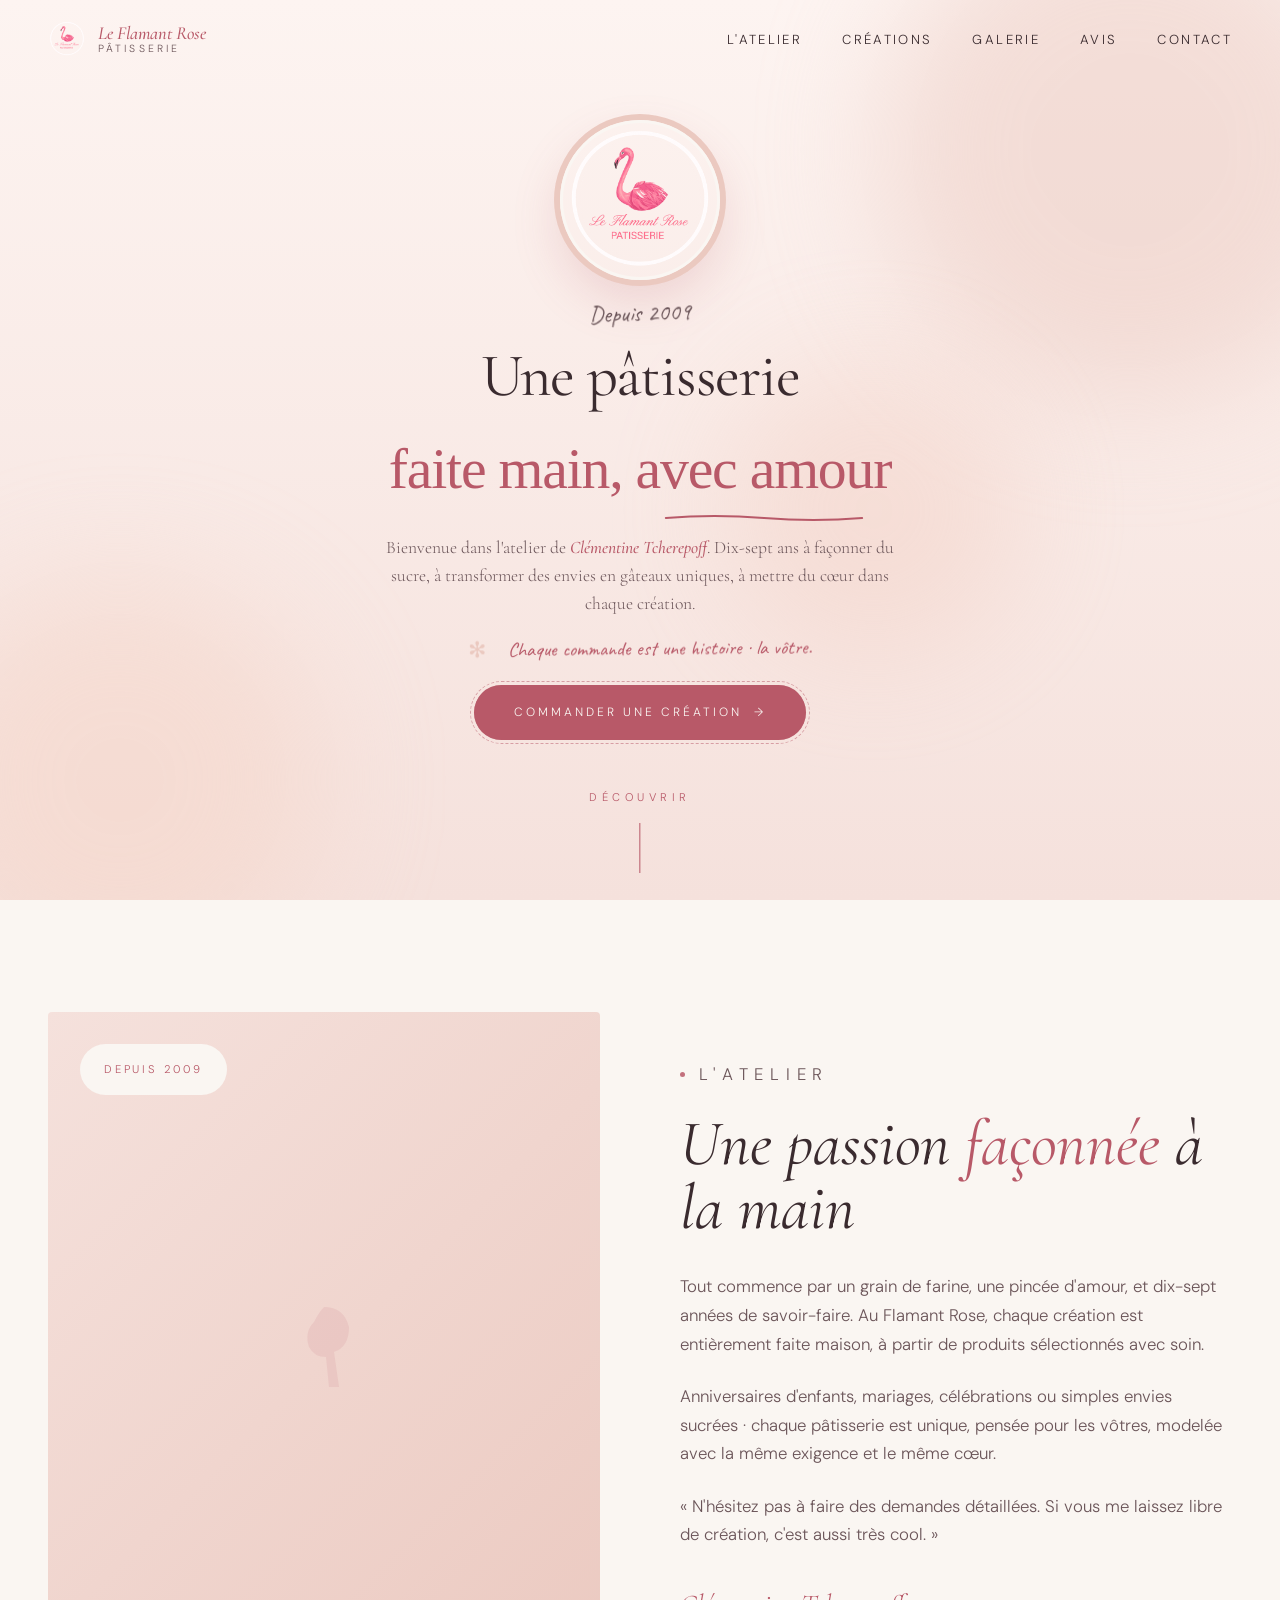
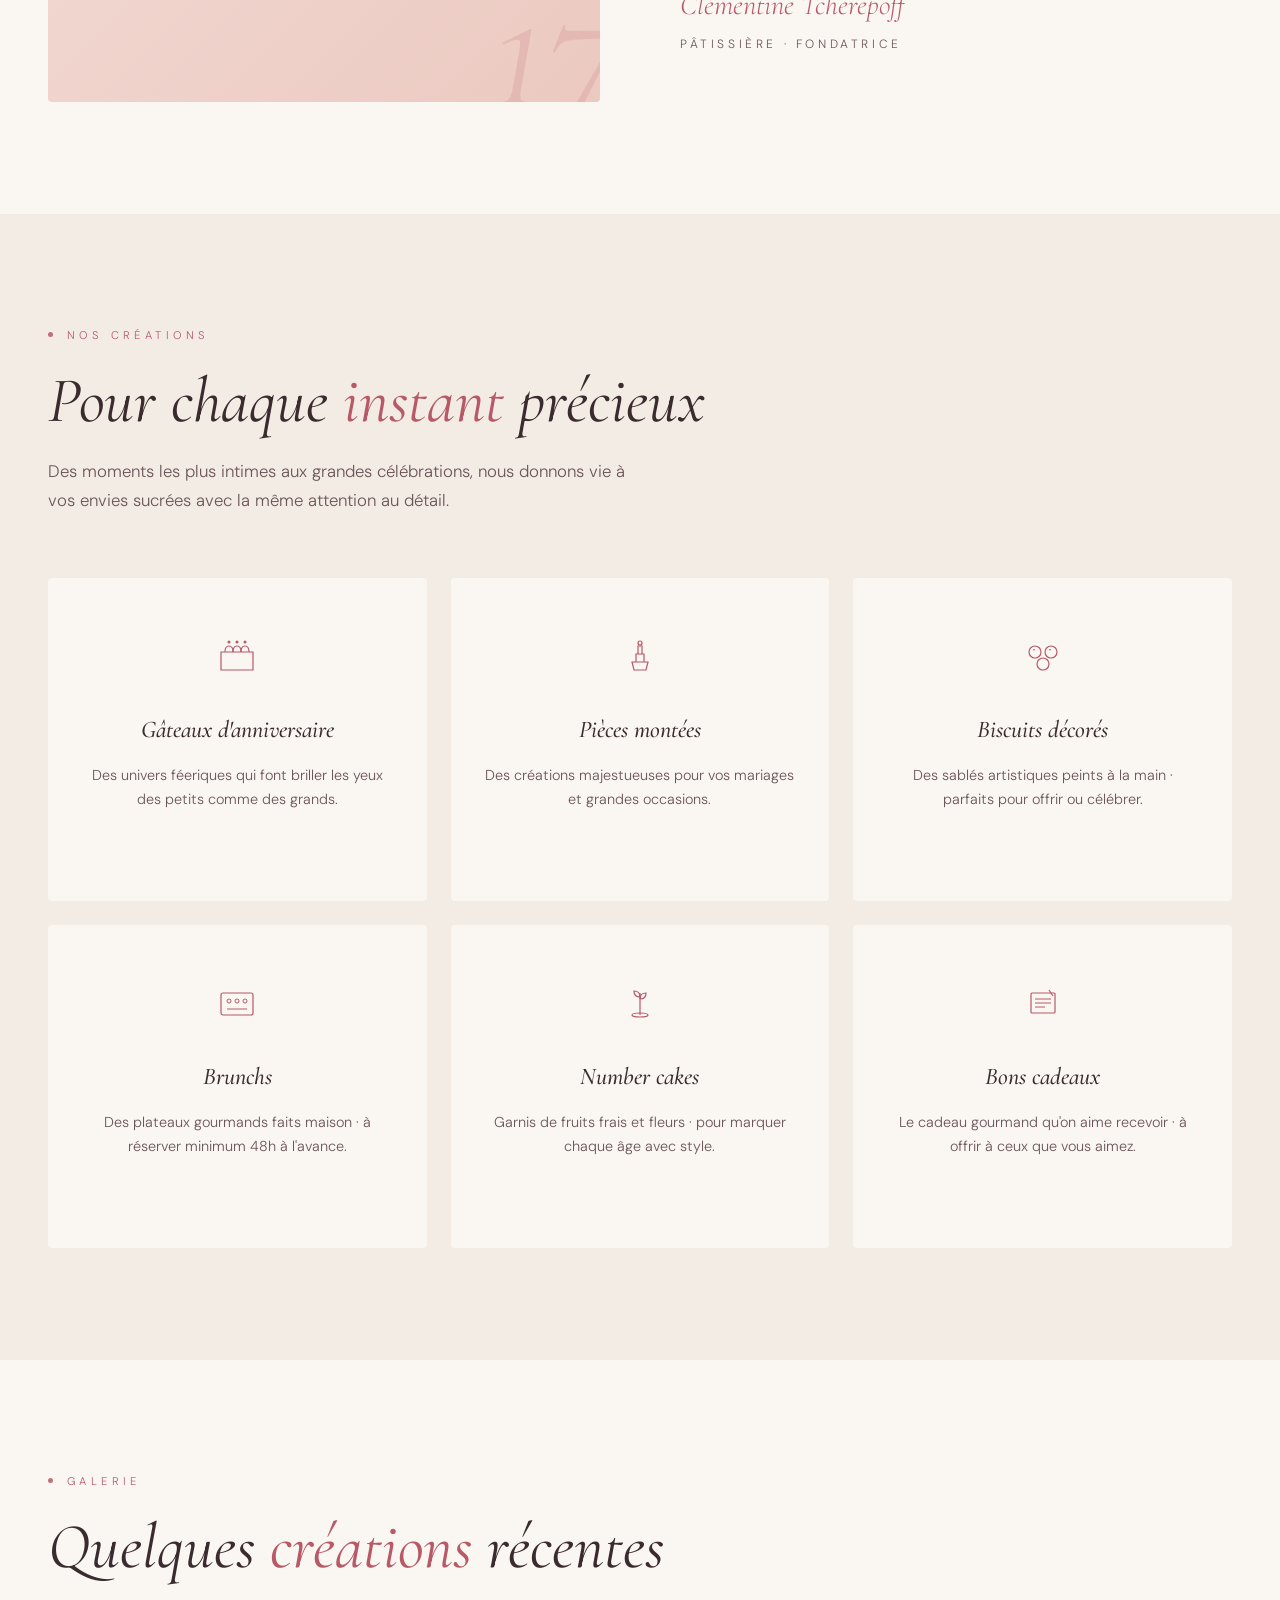
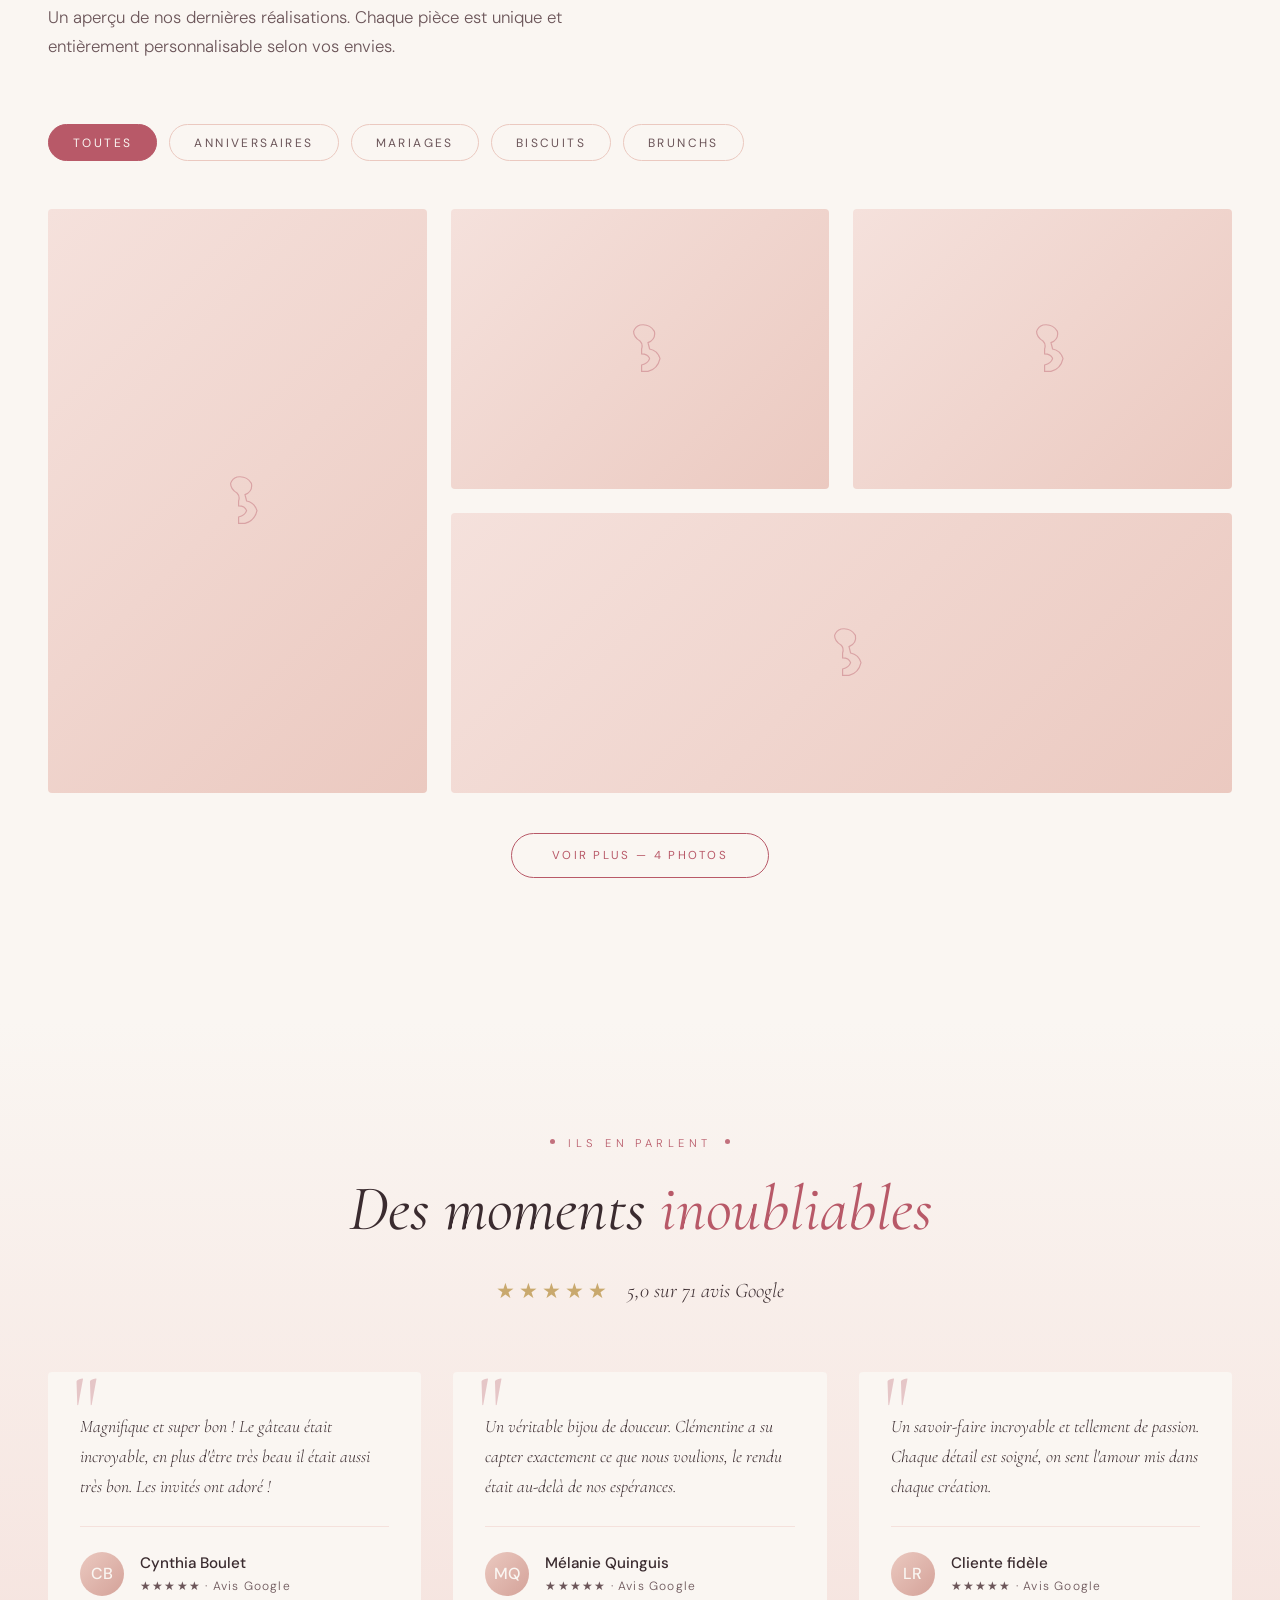
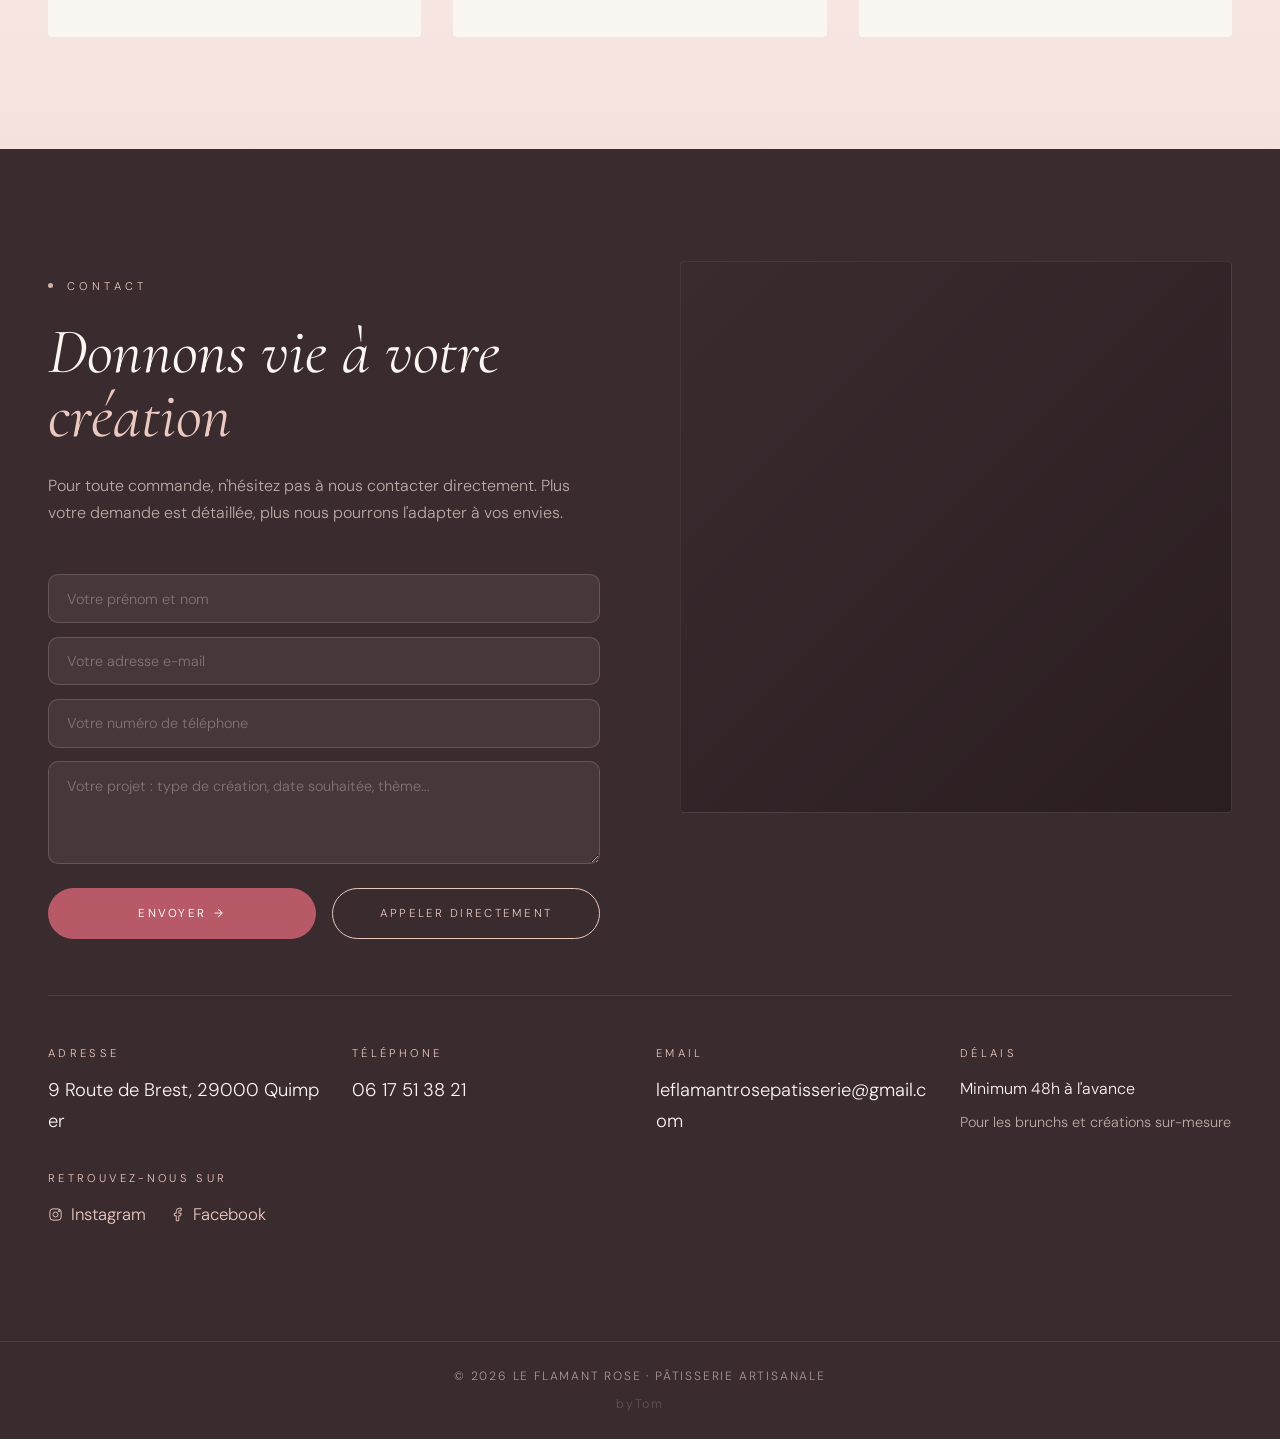
<file: index.html>
<!DOCTYPE html>
<html lang="fr">
<head>
  <meta charset="UTF-8">
  <meta name="viewport" content="width=device-width, initial-scale=1.0">
  <meta name="description" content="Le Flamant Rose · Pâtisserie artisanale à Quimper. Gâteaux personnalisés, pièces montées, biscuits et brunchs faits maison par Clémentine Tcherepoff, depuis 2009.">
  <title>Le Flamant Rose · Pâtisserie artisanale à Quimper</title>

  <meta property="og:type" content="website">
  <meta property="og:url" content="https://leflamantrose.netlify.app/">
  <meta property="og:title" content="Le Flamant Rose · Pâtisserie artisanale à Quimper">
  <meta property="og:description" content="Gâteaux personnalisés, pièces montées, biscuits et brunchs faits maison à Quimper. Commandez votre création sur mesure auprès de Clémentine Tcherepoff.">
  <meta property="og:image" content="https://leflamantrose.netlify.app/logo.png">
  <meta property="og:locale" content="fr_FR">
  <meta property="og:site_name" content="Le Flamant Rose">
  <meta name="twitter:card" content="summary">
  <meta name="twitter:title" content="Le Flamant Rose · Pâtisserie artisanale à Quimper">
  <meta name="twitter:description" content="Gâteaux personnalisés, pièces montées, biscuits et brunchs faits maison à Quimper.">
  <meta name="twitter:image" content="https://leflamantrose.netlify.app/logo.png">

  <script type="application/ld+json">
  {
    "@context": "https://schema.org",
    "@type": "Bakery",
    "name": "Le Flamant Rose",
    "description": "Pâtisserie artisanale à Quimper. Gâteaux personnalisés, pièces montées, biscuits et brunchs faits maison par Clémentine Tcherepoff, depuis 2009.",
    "url": "https://leflamantrose.netlify.app",
    "telephone": "+33617513821",
    "email": "leflamantrosepatisserie@gmail.com",
    "address": {
      "@type": "PostalAddress",
      "streetAddress": "9 Route de Brest",
      "addressLocality": "Quimper",
      "postalCode": "29000",
      "addressCountry": "FR"
    },
    "geo": {
      "@type": "GeoCoordinates",
      "latitude": 47.9998,
      "longitude": -4.1246
    },
    "image": "https://leflamantrose.netlify.app/logo.png",
    "priceRange": "€€",
    "servesCuisine": "Pâtisserie française",
    "foundingDate": "2009",
    "sameAs": [
      "https://instagram.com/leflamantrosepatisserie",
      "https://www.facebook.com/leflamantrosepatisserie/?locale=fr_FR"
    ]
  }
  </script>

  <link rel="icon" type="image/x-icon" href="/favicon.ico">
  <link rel="icon" type="image/png" sizes="32x32" href="/favicon-32x32.png">
  <link rel="icon" type="image/png" sizes="16x16" href="/favicon-16x16.png">
  <link rel="apple-touch-icon" sizes="180x180" href="/apple-touch-icon.png">
  <link rel="manifest" href="/site.webmanifest">
  <meta name="theme-color" content="#b85968">

  <link rel="preconnect" href="https://fonts.googleapis.com">
  <link rel="preconnect" href="https://fonts.gstatic.com" crossorigin>
  <link href="https://fonts.googleapis.com/css2?family=Cormorant+Garamond:ital,wght@0,400;0,500;0,600;1,400;1,500&family=Italiana&family=DM+Sans:wght@300;400;500&family=Caveat:wght@400;500;600&family=Homemade+Apple&display=swap" rel="stylesheet">

  <script src="https://identity.netlify.com/v1/netlify-identity-widget.js"></script>
  <link rel="stylesheet" href="style.css">
</head>
<body>

<header id="header">
  <div class="logo-wrap">
    <img src="logo.png" alt="Le Flamant Rose" class="logo-mark">
    <div class="logo-text">
      <span class="name">Le Flamant Rose</span>
      <span class="sub">Pâtisserie</span>
    </div>
  </div>

  <div class="burger" id="burger" aria-label="Menu" role="button" tabindex="0">
    <span></span>
    <span></span>
    <span></span>
  </div>

  <nav id="nav">
    <ul>
      <li><a href="#about">L'Atelier</a></li>
      <li><a href="#specialties">Créations</a></li>
      <li><a href="#gallery">Galerie</a></li>
      <li><a href="#reviews">Avis</a></li>
      <li><a href="#contact">Contact</a></li>
    </ul>
  </nav>
</header>

<section class="hero">
  <div class="hero-bg">
    <div class="hero-shape shape-1"></div>
    <div class="hero-shape shape-2"></div>
    <div class="hero-shape shape-3"></div>
  </div>

  <div class="hero-content">
    <div class="hero-photo-wrap">
      <img src="logo.png" alt="Le Flamant Rose" class="hero-photo">
    </div>

    <div class="hero-date">Depuis 2009</div>

    <h1>
      <span class="first">Une pâtisserie</span>
      <span class="script">faite main, <span class="underline">avec amour</span></span>
    </h1>

    <p class="hero-desc">
      Bienvenue dans l'atelier de <em>Clémentine Tcherepoff</em>. Dix-sept ans à façonner du sucre, à transformer des envies en gâteaux uniques, à mettre du cœur dans chaque création.
    </p>

    <p class="hero-note">Chaque commande est une histoire · la vôtre.</p>

    <a href="#contact" class="hero-cta">
      <span>Commander une création</span>
      <span class="arrow">→</span>
    </a>
  </div>

  <div class="hero-scroll">Découvrir</div>
</section>

<section class="about" id="about">
  <div class="container">
    <div class="about-grid">

      <div class="about-visual reveal reveal-left" id="about-visual">
        <div class="about-badge">Depuis 2009</div>
      </div>

      <div class="about-content reveal reveal-right">
        <p class="section-tag">L'Atelier</p>
        <h2 class="section-title">Une passion <span class="accent">façonnée</span> à la main</h2>

        <p>Tout commence par un grain de farine, une pincée d'amour, et dix-sept années de savoir-faire. Au Flamant Rose, chaque création est entièrement faite maison, à partir de produits sélectionnés avec soin.</p>

        <p>Anniversaires d'enfants, mariages, célébrations ou simples envies sucrées · chaque pâtisserie est unique, pensée pour les vôtres, modelée avec la même exigence et le même cœur.</p>

        <p>« N'hésitez pas à faire des demandes détaillées. Si vous me laissez libre de création, c'est aussi très cool. »</p>

        <div class="signature">Clémentine Tcherepoff</div>
        <div class="role">Pâtissière · Fondatrice</div>
      </div>

    </div>
  </div>
</section>

<section class="specialties" id="specialties">
  <div class="container">
    <p class="section-tag">Nos créations</p>
    <h2 class="section-title">Pour chaque <span class="accent">instant</span> précieux</h2>
    <p class="section-intro">Des moments les plus intimes aux grandes célébrations, nous donnons vie à vos envies sucrées avec la même attention au détail.</p>

    <div class="specialties-grid">

      <div class="specialty reveal" data-gallery-filter="anniversaire">
        <div class="specialty-icon">
          <svg width="48" height="48" viewBox="0 0 48 48" fill="none" aria-hidden="true">
            <path d="M8 20 L8 38 L40 38 L40 20 Z" stroke="currentColor" stroke-width="1.2"/>
            <path d="M12 20 Q12 14 16 14 Q20 14 20 20" stroke="currentColor" stroke-width="1.2" fill="none"/>
            <path d="M20 20 Q20 14 24 14 Q28 14 28 20" stroke="currentColor" stroke-width="1.2" fill="none"/>
            <path d="M28 20 Q28 14 32 14 Q36 14 36 20" stroke="currentColor" stroke-width="1.2" fill="none"/>
            <circle cx="16" cy="10" r="1.5" fill="currentColor"/>
            <circle cx="24" cy="10" r="1.5" fill="currentColor"/>
            <circle cx="32" cy="10" r="1.5" fill="currentColor"/>
          </svg>
        </div>
        <h3>Gâteaux d'anniversaire</h3>
        <p>Des univers féeriques qui font briller les yeux des petits comme des grands.</p>
        <span class="specialty-cta">Voir les créations →</span>
      </div>

      <div class="specialty reveal" data-gallery-filter="mariage">
        <div class="specialty-icon">
          <svg width="48" height="48" viewBox="0 0 48 48" fill="none" aria-hidden="true">
            <path d="M18 38 L30 38 L32 30 L16 30 Z" stroke="currentColor" stroke-width="1.2"/>
            <path d="M20 30 L20 22 L28 22 L28 30" stroke="currentColor" stroke-width="1.2"/>
            <path d="M22 22 L22 14 L26 14 L26 22" stroke="currentColor" stroke-width="1.2"/>
            <circle cx="24" cy="11" r="2" stroke="currentColor" stroke-width="1.2"/>
          </svg>
        </div>
        <h3>Pièces montées</h3>
        <p>Des créations majestueuses pour vos mariages et grandes occasions.</p>
        <span class="specialty-cta">Voir les créations →</span>
      </div>

      <div class="specialty reveal" data-gallery-filter="biscuit">
        <div class="specialty-icon">
          <svg width="48" height="48" viewBox="0 0 48 48" fill="none" aria-hidden="true">
            <circle cx="16" cy="20" r="6" stroke="currentColor" stroke-width="1.2"/>
            <circle cx="32" cy="20" r="6" stroke="currentColor" stroke-width="1.2"/>
            <circle cx="24" cy="32" r="6" stroke="currentColor" stroke-width="1.2"/>
            <path d="M14 18 Q15 17 16 18" stroke="currentColor" stroke-width="1" fill="none"/>
            <path d="M30 18 Q31 17 32 18" stroke="currentColor" stroke-width="1" fill="none"/>
          </svg>
        </div>
        <h3>Biscuits décorés</h3>
        <p>Des sablés artistiques peints à la main · parfaits pour offrir ou célébrer.</p>
        <span class="specialty-cta">Voir les créations →</span>
      </div>

      <div class="specialty reveal" data-gallery-filter="brunch">
        <div class="specialty-icon">
          <svg width="48" height="48" viewBox="0 0 48 48" fill="none" aria-hidden="true">
            <rect x="8" y="14" width="32" height="22" rx="2" stroke="currentColor" stroke-width="1.2"/>
            <circle cx="16" cy="22" r="2" stroke="currentColor" stroke-width="1"/>
            <circle cx="24" cy="22" r="2" stroke="currentColor" stroke-width="1"/>
            <circle cx="32" cy="22" r="2" stroke="currentColor" stroke-width="1"/>
            <path d="M14 30 L34 30" stroke="currentColor" stroke-width="1"/>
          </svg>
        </div>
        <h3>Brunchs</h3>
        <p>Des plateaux gourmands faits maison · à réserver minimum 48h à l'avance.</p>
        <span class="specialty-cta">Voir les créations →</span>
      </div>

      <div class="specialty reveal" data-gallery-filter="anniversaire">
        <div class="specialty-icon">
          <svg width="48" height="48" viewBox="0 0 48 48" fill="none" aria-hidden="true">
            <path d="M24 36 L24 14" stroke="currentColor" stroke-width="1.2"/>
            <path d="M24 18 Q18 18 18 12 Q24 12 24 18" stroke="currentColor" stroke-width="1.2" fill="none"/>
            <path d="M24 20 Q30 20 30 14 Q24 14 24 20" stroke="currentColor" stroke-width="1.2" fill="none"/>
            <ellipse cx="24" cy="36" rx="8" ry="2" stroke="currentColor" stroke-width="1.2"/>
          </svg>
        </div>
        <h3>Number cakes</h3>
        <p>Garnis de fruits frais et fleurs · pour marquer chaque âge avec style.</p>
        <span class="specialty-cta">Voir les créations →</span>
      </div>

      <div class="specialty reveal" data-gallery-filter="contact">
        <div class="specialty-icon">
          <svg width="48" height="48" viewBox="0 0 48 48" fill="none" aria-hidden="true">
            <rect x="12" y="14" width="24" height="20" rx="1" stroke="currentColor" stroke-width="1.2"/>
            <path d="M16 20 L32 20" stroke="currentColor" stroke-width="1"/>
            <path d="M16 24 L32 24" stroke="currentColor" stroke-width="1"/>
            <path d="M16 28 L26 28" stroke="currentColor" stroke-width="1"/>
            <path d="M30 11 L34 17" stroke="currentColor" stroke-width="1.2"/>
          </svg>
        </div>
        <h3>Bons cadeaux</h3>
        <p>Le cadeau gourmand qu'on aime recevoir · à offrir à ceux que vous aimez.</p>
        <span class="specialty-cta">Commander →</span>
      </div>

    </div>
  </div>
</section>

<section class="gallery" id="gallery">
  <div class="container">
    <p class="section-tag">Galerie</p>
    <h2 class="section-title">Quelques <span class="accent">créations</span> récentes</h2>
    <p class="section-intro">Un aperçu de nos dernières réalisations. Chaque pièce est unique et entièrement personnalisable selon vos envies.</p>

    <div class="gallery-filters">
      <button class="filter-btn active" data-filter="all">Toutes</button>
      <button class="filter-btn" data-filter="anniversaire">Anniversaires</button>
      <button class="filter-btn" data-filter="mariage">Mariages</button>
      <button class="filter-btn" data-filter="biscuit">Biscuits</button>
      <button class="filter-btn" data-filter="brunch">Brunchs</button>
    </div>

    <div class="gallery-grid"></div>
  </div>
</section>

<section class="reviews" id="reviews">
  <div class="container">

    <div class="reviews-header">
      <p class="section-tag">Ils en parlent</p>
      <h2 class="section-title">Des moments <span class="accent">inoubliables</span></h2>
      <div class="reviews-rating">
        <span class="stars" aria-label="5 étoiles">★★★★★</span>
        <span class="rating-text">5,0 sur 71 avis Google</span>
      </div>
    </div>

    <div class="reviews-grid">

      <div class="review reveal">
        <p class="review-text">Magnifique et super bon ! Le gâteau était incroyable, en plus d'être très beau il était aussi très bon. Les invités ont adoré !</p>
        <div class="review-author">
          <div class="author-avatar">CB</div>
          <div class="author-info">
            <div class="name">Cynthia Boulet</div>
            <div class="meta">★★★★★ · Avis Google</div>
          </div>
        </div>
      </div>

      <div class="review reveal">
        <p class="review-text">Un véritable bijou de douceur. Clémentine a su capter exactement ce que nous voulions, le rendu était au-delà de nos espérances.</p>
        <div class="review-author">
          <div class="author-avatar">MQ</div>
          <div class="author-info">
            <div class="name">Mélanie Quinguis</div>
            <div class="meta">★★★★★ · Avis Google</div>
          </div>
        </div>
      </div>

      <div class="review reveal">
        <p class="review-text">Un savoir-faire incroyable et tellement de passion. Chaque détail est soigné, on sent l'amour mis dans chaque création.</p>
        <div class="review-author">
          <div class="author-avatar">LR</div>
          <div class="author-info">
            <div class="name">Cliente fidèle</div>
            <div class="meta">★★★★★ · Avis Google</div>
          </div>
        </div>
      </div>

    </div>
  </div>
</section>

<section class="contact" id="contact">
  <div class="container">
    <div class="contact-grid">

      <div class="contact-info reveal reveal-left">
        <p class="section-tag">Contact</p>
        <h2 class="section-title">Donnons vie à votre <span class="accent">création</span></h2>
        <p class="contact-intro">Pour toute commande, n'hésitez pas à nous contacter directement. Plus votre demande est détaillée, plus nous pourrons l'adapter à vos envies.</p>

        <form name="contact" method="POST" data-netlify="true" netlify-honeypot="bot-field" class="contact-form">
          <input type="hidden" name="form-name" value="contact">
          <input type="hidden" name="bot-field">
          <div class="form-group">
            <input type="text" name="nom" placeholder="Votre prénom et nom" required>
          </div>
          <div class="form-group">
            <input type="email" name="email" placeholder="Votre adresse e-mail" required>
          </div>
          <div class="form-group">
            <input type="tel" name="telephone" placeholder="Votre numéro de téléphone">
          </div>
          <div class="form-group">
            <textarea name="message" placeholder="Votre projet : type de création, date souhaitée, thème..." rows="4" required></textarea>
          </div>
          <div class="form-actions">
            <button type="submit" class="form-submit">Envoyer <span>→</span></button>
            <a id="ci-call-btn" href="tel:+33617513821" class="form-link-btn">Appeler directement</a>
          </div>
        </form>
      </div>

      <div class="contact-map reveal reveal-right">
        <iframe
          id="map"
          src="https://maps.google.com/maps?q=9+Route+de+Brest,+29000+Quimper,+France&z=16&output=embed"
          allowfullscreen
          loading="lazy"
          referrerpolicy="no-referrer-when-downgrade"
          title="Le Flamant Rose · 9 Route de Brest, Quimper">
        </iframe>
      </div>

    </div>

    <div class="contact-blocks-grid">

      <div class="contact-block">
        <div class="contact-label">Adresse</div>
        <a id="ci-address" href="https://maps.google.com/?q=9+Rte+de+Brest,+29000+Quimper" class="contact-value" target="_blank" rel="noopener">9 Route de Brest, 29000 Quimper</a>
      </div>

      <div class="contact-block">
        <div class="contact-label">Téléphone</div>
        <a id="ci-phone" href="tel:+33617513821" class="contact-value">06 17 51 38 21</a>
      </div>

      <div class="contact-block">
        <div class="contact-label">Email</div>
        <a id="ci-email" href="mailto:leflamantrosepatisserie@gmail.com" class="contact-value">leflamantrosepatisserie@gmail.com</a>
      </div>

      <div class="contact-block">
        <div class="contact-label">Délais</div>
        <div class="contact-value contact-value-small">Minimum 48h à l'avance</div>
        <p class="contact-meta">Pour les brunchs et créations sur-mesure</p>
      </div>

      <div class="contact-block contact-block-full">
        <div class="contact-label">Retrouvez-nous sur</div>
        <div class="contact-social-links">
          <a href="https://instagram.com/leflamantrosepatisserie" target="_blank" rel="noopener" class="contact-social-link">
            <svg width="15" height="15" viewBox="0 0 24 24" fill="none" stroke="currentColor" stroke-width="1.5" aria-hidden="true"><rect x="3" y="3" width="18" height="18" rx="5"/><circle cx="12" cy="12" r="4"/><circle cx="17.5" cy="6.5" r="1" fill="currentColor"/></svg>
            Instagram
          </a>
          <a href="https://www.facebook.com/leflamantrosepatisserie/?locale=fr_FR" target="_blank" rel="noopener" class="contact-social-link">
            <svg width="15" height="15" viewBox="0 0 24 24" fill="none" stroke="currentColor" stroke-width="1.5" aria-hidden="true"><path d="M18 2h-3a5 5 0 0 0-5 5v3H7v4h3v8h4v-8h3l1-4h-4V7a1 1 0 0 1 1-1h3z"/></svg>
            Facebook
          </a>
        </div>
      </div>

    </div>
  </div>
</section>

<footer>
  <div class="footer-content">
    <span class="footer-credit">© 2026 Le Flamant Rose · Pâtisserie artisanale</span>
  </div>
  <div class="footer-by">
    <a href="https://by-tom.fr/" target="_blank" rel="noopener">byTom</a>
  </div>
</footer>

<button class="back-to-top" id="backToTop" aria-label="Retour en haut">
  <svg width="16" height="16" viewBox="0 0 16 16" fill="none" aria-hidden="true">
    <path d="M8 12V4M4 7.5L8 3.5L12 7.5" stroke="currentColor" stroke-width="1.5" stroke-linecap="round" stroke-linejoin="round"/>
  </svg>
</button>

<script src="script.js"></script>

</body>
</html>
</file>
<file: style.css>
*,
*::before,
*::after {
  box-sizing: border-box;
  margin: 0;
  padding: 0;
}

html {
  scroll-behavior: smooth;
  overflow-x: hidden;
}

body {
  font-family: 'DM Sans', sans-serif;
  color: var(--ink);
  background: var(--cream);
  line-height: 1.7;
  font-weight: 300;
  overflow-x: hidden;
}

img {
  max-width: 100%;
  display: block;
}

a {
  color: inherit;
  text-decoration: none;
}

button {
  font-family: inherit;
  cursor: pointer;
  border: none;
  background: none;
}

:root {
  --rose-pale: #f5e1dc;
  --rose-poudre: #ebc9c0;
  --rose-mid: #d4a299;
  --rose-deep: #c97b89;
  --rose-framboise: #b85968;
  --cream: #faf6f2;
  --cream-warm: #f3ece4;
  --ink: #3a2b2f;
  --ink-soft: #6b5559;
  --gold: #c9a96e;
}

header {
  position: fixed;
  top: 0;
  left: 0;
  right: 0;
  z-index: 100;
  padding: 1.25rem 3rem;
  display: flex;
  justify-content: space-between;
  align-items: center;
  transition: background 0.4s ease, padding 0.4s ease, box-shadow 0.4s ease;
}

header.scrolled {
  background: rgba(250, 246, 242, 0.92);
  backdrop-filter: blur(12px);
  -webkit-backdrop-filter: blur(12px);
  padding: 0.75rem 3rem;
  box-shadow: 0 1px 0 rgba(184, 89, 104, 0.08);
}

.logo-wrap {
  display: flex;
  align-items: center;
  gap: 0.75rem;
}

.logo-mark {
  width: 38px;
  height: 38px;
}

.logo-text {
  display: flex;
  flex-direction: column;
  line-height: 1;
}

.logo-text .name {
  font-family: 'Cormorant Garamond', serif;
  font-style: italic;
  font-weight: 500;
  font-size: 1.15rem;
  color: var(--rose-framboise);
}

.logo-text .sub {
  font-size: 0.65rem;
  letter-spacing: 0.3em;
  color: var(--ink-soft);
  margin-top: 2px;
  text-transform: uppercase;
}

nav ul {
  list-style: none;
  display: flex;
  gap: 2.5rem;
}

nav a {
  font-size: 0.82rem;
  letter-spacing: 0.18em;
  text-transform: uppercase;
  color: var(--ink);
  position: relative;
  padding: 0.5rem 0;
  transition: color 0.3s;
}

nav a::after {
  content: '';
  position: absolute;
  bottom: -2px;
  left: 0;
  right: 0;
  height: 8px;
  background: url("data:image/svg+xml,%3Csvg xmlns='http://www.w3.org/2000/svg' width='80' height='8' viewBox='0 0 80 8' preserveAspectRatio='none'%3E%3Cpath d='M2 4 Q20 1 40 4 T78 4' stroke='%23b85968' stroke-width='1.5' fill='none' stroke-linecap='round' vector-effect='non-scaling-stroke'/%3E%3C/svg%3E") center/100% 100% no-repeat;
  opacity: 0;
  transform: scaleX(0);
  transform-origin: left;
  transition: all 0.4s ease;
}

nav a:hover {
  color: var(--rose-framboise);
}

nav a:hover::after {
  opacity: 1;
  transform: scaleX(1);
}

.burger {
  display: none;
  flex-direction: column;
  gap: 5px;
  cursor: pointer;
  z-index: 101;
}

.burger span {
  width: 24px;
  height: 1.5px;
  background: var(--ink);
  transition: 0.3s;
}

.burger.active span:nth-child(1) {
  transform: rotate(45deg) translate(5px, 5px);
}

.burger.active span:nth-child(2) {
  opacity: 0;
}

.burger.active span:nth-child(3) {
  transform: rotate(-45deg) translate(5px, -5px);
}

.hero {
  min-height: 100vh;
  position: relative;
  display: flex;
  align-items: center;
  justify-content: center;
  overflow: hidden;
  background: linear-gradient(180deg, #fdf4f1 0%, #f5e1dc 100%);
  padding: 90px 1.5rem 130px;
}

.hero-bg {
  position: absolute;
  inset: 0;
  overflow: hidden;
}

.hero-shape {
  position: absolute;
  border-radius: 50%;
  filter: blur(60px);
  opacity: 0.5;
}

.shape-1 {
  width: 500px;
  height: 500px;
  background: #ebc9c0;
  top: -100px;
  right: -100px;
  animation: float 18s ease-in-out infinite;
}

.shape-2 {
  width: 400px;
  height: 400px;
  background: #f5d5c8;
  bottom: -80px;
  left: -80px;
  animation: float 22s ease-in-out infinite reverse;
}

.shape-3 {
  width: 300px;
  height: 300px;
  background: #f0c4b5;
  top: 40%;
  right: 20%;
  opacity: 0.3;
  animation: float 25s ease-in-out infinite;
}

@keyframes float {
  0%, 100% { transform: translate(0, 0) scale(1); }
  50% { transform: translate(30px, -40px) scale(1.05); }
}

.hero-content {
  position: relative;
  z-index: 2;
  text-align: center;
  max-width: 880px;
}

.hero-photo-wrap {
  margin-bottom: clamp(0.75rem, 1.5vh, 1.25rem);
  opacity: 0;
  animation: fadeIn 1s 0.1s forwards;
}

.hero-photo {
  width: 160px;
  height: 160px;
  border-radius: 50%;
  object-fit: cover;
  margin: 0 auto;
  border: 3px solid var(--cream);
  box-shadow: 0 0 0 6px var(--rose-poudre), 0 20px 50px rgba(184, 89, 104, 0.2);
}

.hero-date {
  font-family: 'Caveat', cursive;
  font-size: 1.5rem;
  color: var(--ink-soft);
  margin-bottom: clamp(0.4rem, 1vh, 0.75rem);
  transform: rotate(-2deg);
  display: inline-block;
  opacity: 0;
  animation: fadeIn 1s 0.3s forwards;
}

.hero h1 {
  font-family: 'Cormorant Garamond', serif;
  font-weight: 400;
  font-size: clamp(2.4rem, 5vw, 3.8rem);
  line-height: 1.1;
  letter-spacing: -0.02em;
  color: var(--ink);
  margin-bottom: clamp(0.75rem, 2vh, 1.5rem);
  position: relative;
}

.hero h1 .first {
  display: block;
  opacity: 0;
  animation: fadeRise 1.2s 0.5s cubic-bezier(0.16, 1, 0.3, 1) forwards;
}

.hero h1 .script {
  display: block;
  font-family: 'Homemade Apple', cursive;
  color: var(--rose-framboise);
  font-size: 0.95em;
  margin-top: clamp(0.5rem, 1.5vh, 1.1rem);
  line-height: 1.6;
  opacity: 0;
  animation: fadeRise 1.2s 0.8s cubic-bezier(0.16, 1, 0.3, 1) forwards;
}

.hero h1 .underline {
  position: relative;
  display: inline-block;
}

.hero h1 .underline::after {
  content: '';
  position: absolute;
  left: 0;
  right: 0;
  bottom: -8px;
  height: 12px;
  background: url("data:image/svg+xml,%3Csvg xmlns='http://www.w3.org/2000/svg' width='200' height='12' viewBox='0 0 200 12'%3E%3Cpath d='M2 6 Q50 2 100 6 T198 6' stroke='%23b85968' stroke-width='2' fill='none' stroke-linecap='round'/%3E%3C/svg%3E") center/100% 100% no-repeat;
  transform: scaleX(0);
  transform-origin: left;
  animation: drawLine 1.5s 1.6s cubic-bezier(0.65, 0, 0.35, 1) forwards;
}

@keyframes fadeRise {
  from { opacity: 0; transform: translateY(20px); }
  to { opacity: 1; transform: translateY(0); }
}

@keyframes fadeIn {
  to { opacity: 1; }
}

@keyframes drawLine {
  to { transform: scaleX(1); }
}

.hero-desc {
  font-family: 'Cormorant Garamond', serif;
  font-size: 1.1rem;
  line-height: 1.6;
  color: var(--ink-soft);
  max-width: 540px;
  margin: 0 auto clamp(0.75rem, 2vh, 1.5rem);
  opacity: 0;
  animation: fadeIn 1s 1.2s forwards;
}

.hero-desc em {
  font-style: italic;
  color: var(--rose-framboise);
  font-weight: 500;
}

.hero-note {
  font-family: 'Caveat', cursive;
  font-size: 1.25rem;
  color: var(--rose-framboise);
  line-height: 1.3;
  width: fit-content;
  margin: 0 auto clamp(1rem, 2.5vh, 2rem);
  transform: rotate(-0.5deg);
  display: block;
  position: relative;
  padding-left: 2.5rem;
  opacity: 0;
  animation: fadeIn 1s 1.4s forwards;
}

.hero-note::before {
  content: '✻';
  position: absolute;
  left: 0;
  top: 50%;
  transform: translateY(-50%);
  color: var(--rose-poudre);
  font-size: 1.4rem;
}

.hero-cta {
  display: inline-flex;
  align-items: center;
  gap: 0.75rem;
  padding: 1.1rem 2.5rem;
  background: var(--rose-framboise);
  color: var(--cream);
  font-size: 0.75rem;
  letter-spacing: 0.25em;
  text-transform: uppercase;
  border-radius: 100px;
  transition: all 0.4s ease;
  position: relative;
  opacity: 0;
  animation: fadeIn 1s 1.6s forwards;
}

.hero-cta::before {
  content: '';
  position: absolute;
  inset: -4px;
  border: 1px dashed var(--rose-framboise);
  border-radius: 100px;
  opacity: 0.5;
}

.hero-cta:hover {
  background: var(--ink);
  transform: translateY(-2px);
  box-shadow: 0 12px 30px rgba(184, 89, 104, 0.25);
}

.hero-cta .arrow {
  transition: transform 0.3s;
}

.hero-cta:hover .arrow {
  transform: translateX(4px);
}

.hero-scroll {
  position: absolute;
  bottom: clamp(1.5rem, 3vh, 2.5rem);
  left: 50%;
  transform: translateX(-50%);
  font-size: 0.7rem;
  letter-spacing: 0.4em;
  text-transform: uppercase;
  color: var(--rose-framboise);
  opacity: 0;
  animation: fadeIn 1s 1.9s forwards;
  text-align: center;
}

.hero-scroll::after {
  content: '';
  display: block;
  width: 1px;
  height: 50px;
  background: var(--rose-framboise);
  margin: 1rem auto 0;
  animation: scrollLine 2.5s 2.2s ease-in-out infinite;
  transform-origin: top;
}

@keyframes scrollLine {
  0%, 100% { transform: scaleY(0.4); opacity: 0.4; }
  50% { transform: scaleY(1); opacity: 1; }
}

section {
  padding: 7rem 3rem;
  position: relative;
}

.container {
  max-width: 1240px;
  margin: 0 auto;
}

.section-tag {
  font-size: 0.7rem;
  letter-spacing: 0.4em;
  text-transform: uppercase;
  color: var(--rose-framboise);
  margin-bottom: 1.5rem;
}

.section-tag::before {
  content: '';
  display: inline-block;
  width: 5px;
  height: 5px;
  border-radius: 50%;
  background: var(--rose-framboise);
  vertical-align: 0.2em;
  margin-right: 0.85rem;
  opacity: 0.85;
}

.section-title {
  font-family: 'Cormorant Garamond', serif;
  font-style: italic;
  font-weight: 400;
  font-size: clamp(2.5rem, 5vw, 4.5rem);
  line-height: 1;
  color: var(--ink);
  margin-bottom: 1.5rem;
}

.section-title .accent {
  color: var(--rose-framboise);
}

.section-intro {
  font-size: 1.05rem;
  color: var(--ink-soft);
  max-width: 600px;
  margin-bottom: 4rem;
}

.about {
  background: var(--cream);
}

.about-grid {
  display: grid;
  grid-template-columns: 1fr 1fr;
  gap: 5rem;
  align-items: center;
}

.about-visual {
  position: relative;
  aspect-ratio: 4/5;
  background: linear-gradient(135deg, var(--rose-pale), var(--rose-poudre));
  border-radius: 4px;
  overflow: hidden;
}

.about-visual::before {
  content: '';
  position: absolute;
  inset: 0;
  background: url("data:image/svg+xml,%3Csvg xmlns='http://www.w3.org/2000/svg' width='200' height='200' viewBox='0 0 200 200'%3E%3Cpath d='M100 50 Q120 50 125 70 Q125 90 110 95 L115 130 L105 130 L102 100 Q90 100 85 90 Q80 75 90 65 Q95 55 100 50 Z' fill='%23c97b89' opacity='0.15'/%3E%3C/svg%3E") center/200px no-repeat;
}

.about-visual::after {
  content: '17';
  position: absolute;
  bottom: -20px;
  right: -20px;
  font-family: 'Cormorant Garamond', serif;
  font-style: italic;
  font-size: 12rem;
  color: var(--rose-framboise);
  opacity: 0.15;
  line-height: 0.8;
}

.about-photo {
  position: absolute;
  inset: 0;
  width: 100%;
  height: 100%;
  object-fit: cover;
  object-position: center top;
  border-radius: 4px;
}

.about-badge {
  position: absolute;
  top: 2rem;
  left: 2rem;
  background: var(--cream);
  padding: 1rem 1.5rem;
  border-radius: 100px;
  font-size: 0.7rem;
  letter-spacing: 0.25em;
  text-transform: uppercase;
  color: var(--rose-framboise);
}

.about-content h2 {
  margin-bottom: 2rem;
}

.about-content p {
  color: var(--ink-soft);
  margin-bottom: 1.5rem;
  font-size: 1.05rem;
}

.about-content .signature {
  margin-top: 2rem;
  font-family: 'Cormorant Garamond', serif;
  font-style: italic;
  font-size: 1.8rem;
  color: var(--rose-framboise);
}

.about-content .role {
  font-size: 0.75rem;
  letter-spacing: 0.3em;
  text-transform: uppercase;
  color: var(--ink-soft);
  margin-top: 0.25rem;
}

.specialties {
  background: var(--cream-warm);
}

.specialties-grid {
  display: grid;
  grid-template-columns: repeat(3, 1fr);
  gap: 1.5rem;
  margin-top: 3rem;
}

.specialty {
  background: var(--cream);
  padding: 3rem 2rem;
  border-radius: 4px;
  text-align: center;
  transition: all 0.5s ease;
  cursor: pointer;
  position: relative;
  overflow: hidden;
}

.specialty::before {
  content: '';
  position: absolute;
  inset: 0;
  background: linear-gradient(180deg, transparent 0%, var(--rose-pale) 100%);
  opacity: 0;
  transition: opacity 0.5s;
}

.specialty:hover {
  transform: translateY(-8px);
  box-shadow: 0 20px 50px rgba(184, 89, 104, 0.12);
}

.specialty:hover::before {
  opacity: 0.4;
}

.specialty > * {
  position: relative;
  z-index: 1;
}

.specialty-icon {
  width: 60px;
  height: 60px;
  margin: 0 auto 1.5rem;
  display: flex;
  align-items: center;
  justify-content: center;
  color: var(--rose-framboise);
  transition: transform 0.5s;
}

.specialty:hover .specialty-icon {
  transform: scale(1.15) rotate(-5deg);
}

.specialty h3 {
  font-family: 'Cormorant Garamond', serif;
  font-style: italic;
  font-weight: 500;
  font-size: 1.5rem;
  color: var(--ink);
  margin-bottom: 0.75rem;
}

.specialty p {
  font-size: 0.9rem;
  color: var(--ink-soft);
}

.specialty-cta {
  display: inline-block;
  margin-top: 1.25rem;
  font-size: 0.7rem;
  letter-spacing: 0.2em;
  text-transform: uppercase;
  color: var(--rose-framboise);
  opacity: 0;
  transform: translateY(6px);
  transition: opacity 0.3s, transform 0.3s;
}

.specialty:hover .specialty-cta {
  opacity: 1;
  transform: translateY(0);
}

.gallery {
  background: var(--cream);
  padding-bottom: 9rem;
}

.gallery-filters {
  display: flex;
  flex-wrap: wrap;
  gap: 0.75rem;
  margin-bottom: 3rem;
}

.filter-btn {
  padding: 0.6rem 1.5rem;
  font-size: 0.75rem;
  letter-spacing: 0.2em;
  text-transform: uppercase;
  border-radius: 100px;
  border: 1px solid var(--rose-poudre);
  color: var(--ink-soft);
  transition: all 0.3s;
}

.filter-btn:hover {
  color: var(--rose-framboise);
  border-color: var(--rose-framboise);
}

.filter-btn.active {
  background: var(--rose-framboise);
  color: var(--cream);
  border-color: var(--rose-framboise);
}

.gallery-grid {
  display: grid;
  grid-template-columns: repeat(3, 1fr);
  grid-auto-rows: 280px;
  gap: 1.5rem;
}

.gallery-item {
  position: relative;
  border-radius: 4px;
  overflow: hidden;
  background: linear-gradient(135deg, var(--rose-pale), var(--rose-poudre));
  transition: all 0.6s cubic-bezier(0.25, 0.46, 0.45, 0.94);
  cursor: pointer;
  opacity: 0;
  transform: translateY(40px);
}

.gallery-item.tall { grid-row: span 2; }
.gallery-item.wide { grid-column: span 2; }

.gallery-item.visible {
  opacity: 1;
  transform: translateY(0);
}

.gallery-item::before {
  content: '';
  position: absolute;
  inset: 0;
  background: linear-gradient(180deg, transparent 50%, rgba(58, 43, 47, 0.7) 100%);
  opacity: 0;
  transition: opacity 0.4s;
  z-index: 2;
}

.gallery-item:hover::before {
  opacity: 1;
}

.gallery-item:hover {
  transform: translateY(-4px);
  box-shadow: 0 20px 40px rgba(184, 89, 104, 0.18);
}

.gallery-placeholder {
  position: absolute;
  inset: 0;
  display: flex;
  align-items: center;
  justify-content: center;
  color: var(--rose-framboise);
  opacity: 0.4;
}

.gallery-item-label {
  position: absolute;
  bottom: 1.5rem;
  left: 1.5rem;
  right: 1.5rem;
  color: var(--cream);
  opacity: 0;
  transform: translateY(20px);
  transition: all 0.4s 0.1s;
  z-index: 3;
}

.gallery-item:hover .gallery-item-label {
  opacity: 1;
  transform: translateY(0);
}

.gallery-item-label .category {
  font-size: 0.65rem;
  letter-spacing: 0.3em;
  text-transform: uppercase;
  opacity: 0.85;
  margin-bottom: 0.25rem;
}

.gallery-item-label .title {
  font-family: 'Cormorant Garamond', serif;
  font-style: italic;
  font-size: 1.3rem;
}

.reviews {
  background: linear-gradient(180deg, var(--cream) 0%, var(--rose-pale) 100%);
}

.reviews-header {
  text-align: center;
  margin-bottom: 4rem;
}

.reviews-header .section-tag::before {
  margin-right: 0.85rem;
}

.reviews-header .section-tag::after {
  content: '';
  display: inline-block;
  width: 5px;
  height: 5px;
  border-radius: 50%;
  background: var(--rose-framboise);
  vertical-align: 0.2em;
  margin-left: 0.85rem;
  opacity: 0.85;
}

.reviews-rating {
  display: flex;
  align-items: center;
  justify-content: center;
  gap: 1rem;
  margin-top: 2rem;
}

.stars {
  color: var(--gold);
  font-size: 1.3rem;
  letter-spacing: 0.2em;
}

.rating-text {
  font-family: 'Cormorant Garamond', serif;
  font-style: italic;
  font-size: 1.3rem;
  color: var(--ink);
}

.reviews-grid {
  display: grid;
  grid-template-columns: repeat(3, 1fr);
  gap: 2rem;
}

.review {
  background: var(--cream);
  padding: 2.5rem 2rem;
  border-radius: 4px;
  position: relative;
  transition: all 0.4s;
}

.review:hover {
  transform: translateY(-6px);
  box-shadow: 0 20px 40px rgba(184, 89, 104, 0.12);
}

.review::before {
  content: '"';
  position: absolute;
  top: -10px;
  left: 1.5rem;
  font-family: 'Cormorant Garamond', serif;
  font-size: 6rem;
  color: var(--rose-framboise);
  line-height: 1;
  opacity: 0.3;
}

.review-text {
  font-family: 'Cormorant Garamond', serif;
  font-style: italic;
  font-size: 1.1rem;
  color: var(--ink);
  margin-bottom: 1.5rem;
  position: relative;
  z-index: 1;
}

.review-author {
  display: flex;
  align-items: center;
  gap: 1rem;
  padding-top: 1.5rem;
  border-top: 1px solid var(--rose-pale);
}

.author-avatar {
  width: 44px;
  height: 44px;
  border-radius: 50%;
  background: linear-gradient(135deg, var(--rose-poudre), var(--rose-mid));
  display: flex;
  align-items: center;
  justify-content: center;
  color: var(--cream);
  font-weight: 500;
  font-size: 1rem;
}

.author-info .name {
  font-weight: 500;
  color: var(--ink);
  font-size: 0.95rem;
}

.author-info .meta {
  font-size: 0.75rem;
  color: var(--ink-soft);
  letter-spacing: 0.1em;
}

.contact {
  background: var(--ink);
  color: var(--cream);
}

.contact .section-tag {
  color: var(--rose-poudre);
}

.contact .section-tag::before {
  background: var(--rose-poudre);
}

.contact .section-title {
  color: var(--cream);
}

.contact .section-title .accent {
  color: var(--rose-poudre);
}

.contact-grid {
  display: grid;
  grid-template-columns: 1fr 1fr;
  gap: 5rem;
  align-items: start;
}

.contact-info {
  padding-top: 1rem;
}

.contact-intro {
  margin: 1.5rem 0 3rem;
  color: rgba(245, 225, 220, 0.7);
  font-size: 1rem;
}

.contact-blocks-grid {
  display: grid;
  grid-template-columns: repeat(4, 1fr);
  column-gap: 2rem;
  row-gap: 2rem;
  margin-top: 3.5rem;
  margin-bottom: 0;
  border-top: 1px solid rgba(245, 225, 220, 0.1);
  padding-top: 3rem;
}

.contact-block {
  padding: 0;
}

.contact-block-full {
  grid-column: 1 / -1;
}

.contact-label {
  font-size: 0.7rem;
  letter-spacing: 0.3em;
  text-transform: uppercase;
  color: var(--rose-poudre);
  margin-bottom: 0.75rem;
}

.contact-value {
  font-family: 'DM Sans', sans-serif;
  font-weight: 300;
  font-size: 1.15rem;
  color: var(--cream);
  transition: color 0.3s;
  overflow-wrap: break-word;
  word-break: break-all;
}

.contact-value-small {
  font-size: 1rem;
}

a.contact-value:hover {
  color: var(--rose-poudre);
}

.contact-meta {
  font-size: 0.9rem;
  color: rgba(245, 225, 220, 0.7);
  margin-top: 0.5rem;
}

.contact-social-links {
  display: flex;
  gap: 1.5rem;
  margin-top: 0.25rem;
}

.contact-social-link {
  display: inline-flex;
  align-items: center;
  gap: 0.5rem;
  font-family: 'DM Sans', sans-serif;
  font-size: 1.05rem;
  font-weight: 300;
  color: var(--rose-poudre);
  transition: opacity 0.3s;
}

.contact-social-link:hover {
  opacity: 0.7;
}

.contact-map {
  aspect-ratio: 1;
  background: linear-gradient(135deg, var(--ink), #2a1d20);
  border-radius: 4px;
  position: relative;
  overflow: hidden;
  border: 1px solid rgba(245, 225, 220, 0.1);
}

#map {
  width: 100%;
  height: 100%;
  border: none;
  display: block;
}

.contact-form {
  margin-top: 2rem;
}

.form-group {
  margin-bottom: 0.85rem;
}

.form-group input,
.form-group textarea {
  width: 100%;
  background: rgba(245, 225, 220, 0.07);
  border: 1px solid rgba(245, 225, 220, 0.18);
  border-radius: 10px;
  padding: 0.9rem 1.1rem;
  color: var(--cream);
  font-family: 'DM Sans', sans-serif;
  font-weight: 300;
  font-size: 0.9rem;
  transition: border-color 0.3s;
  outline: none;
}

.form-group input::placeholder,
.form-group textarea::placeholder {
  color: rgba(245, 225, 220, 0.35);
}

.form-group input:focus,
.form-group textarea:focus {
  border-color: rgba(245, 225, 220, 0.5);
}

.form-group textarea {
  resize: vertical;
  min-height: 90px;
}

.form-actions {
  display: grid;
  grid-template-columns: 1fr 1fr;
  gap: 1rem;
  margin-top: 1rem;
}

.form-submit {
  display: inline-flex;
  align-items: center;
  justify-content: center;
  gap: 0.5rem;
  padding: 0.9rem 1.75rem;
  background: var(--rose-framboise);
  color: var(--cream);
  border-radius: 100px;
  font-family: 'DM Sans', sans-serif;
  font-size: 0.72rem;
  letter-spacing: 0.2em;
  text-transform: uppercase;
  cursor: pointer;
  border: 1.5px solid transparent;
  transition: all 0.3s;
}

.form-submit:hover {
  background: var(--rose-poudre);
  color: var(--ink);
}

.form-links {
  display: flex;
  gap: 1.25rem;
}

.form-link {
  font-size: 0.75rem;
  color: rgba(245, 225, 220, 0.5);
  letter-spacing: 0.05em;
  transition: color 0.3s;
}

.form-link:hover {
  color: var(--rose-poudre);
}

.form-link-btn {
  display: inline-flex;
  align-items: center;
  justify-content: center;
  padding: 0.9rem 1.75rem;
  border: 1.5px solid var(--rose-poudre);
  border-radius: 100px;
  color: var(--rose-poudre);
  font-family: 'DM Sans', sans-serif;
  font-size: 0.72rem;
  letter-spacing: 0.2em;
  text-transform: uppercase;
  transition: all 0.3s;
}

.form-link-btn:hover {
  background: var(--rose-poudre);
  color: var(--ink);
}

.form-success {
  font-family: 'Cormorant Garamond', serif;
  font-style: italic;
  font-size: 1.3rem;
  color: var(--rose-poudre);
  padding: 2rem 0;
}

.gallery-img {
  position: absolute;
  inset: 0;
  width: 100%;
  height: 100%;
  object-fit: cover;
}

.contact-cta-row {
  display: flex;
  gap: 1rem;
  margin-top: 1rem;
}

.cta-btn {
  display: inline-flex;
  align-items: center;
  gap: 0.6rem;
  padding: 1rem 1.75rem;
  border-radius: 100px;
  font-size: 0.7rem;
  letter-spacing: 0.25em;
  text-transform: uppercase;
  transition: all 0.3s;
}

.cta-primary {
  background: var(--rose-framboise);
  color: var(--cream);
}

.cta-primary:hover {
  background: var(--rose-poudre);
  color: var(--ink);
}

.cta-secondary {
  border: 1px solid rgba(245, 225, 220, 0.3);
  color: var(--cream);
}

.cta-secondary:hover {
  border-color: var(--rose-poudre);
  color: var(--rose-poudre);
}

.back-to-top {
  position: fixed;
  bottom: 3.5rem;
  right: 2rem;
  width: 42px;
  height: 42px;
  border-radius: 50%;
  background: var(--rose-framboise);
  color: var(--cream);
  border: 1px solid transparent;
  display: flex;
  align-items: center;
  justify-content: center;
  cursor: pointer;
  opacity: 0;
  transform: translateY(12px);
  transition: opacity 0.3s, transform 0.3s, background 0.3s;
  z-index: 200;
  pointer-events: none;
}

.back-to-top.visible {
  opacity: 1;
  transform: translateY(0);
  pointer-events: auto;
}

@media (hover: hover) {
  .back-to-top {
    background: var(--ink);
    color: var(--rose-poudre);
    border-color: rgba(245, 225, 220, 0.2);
  }
  .back-to-top:hover {
    background: var(--rose-framboise);
    color: var(--cream);
    border-color: transparent;
  }
}

.gallery-more-btn {
  display: block;
  margin: 2.5rem auto 0;
  padding: 0.85rem 2.5rem;
  background: transparent;
  border: 1.5px solid var(--rose-framboise);
  border-radius: 100px;
  color: var(--rose-framboise);
  font-family: 'DM Sans', sans-serif;
  font-size: 0.72rem;
  letter-spacing: 0.2em;
  text-transform: uppercase;
  cursor: pointer;
  transition: all 0.3s;
}

.gallery-more-btn:hover {
  background: var(--rose-framboise);
  color: var(--cream);
}

footer {
  background: var(--ink);
  color: rgba(245, 225, 220, 0.6);
  padding: 1.5rem 2rem;
  text-align: center;
  border-top: 1px solid rgba(245, 225, 220, 0.1);
}

.footer-content {
  display: flex;
  justify-content: center;
  align-items: center;
  gap: 0.85rem;
}

.footer-sep {
  font-size: 0.5rem;
  opacity: 0.4;
  vertical-align: 0.15em;
}

.footer-social {
  display: flex;
  gap: 1.5rem;
}

.footer-social a {
  width: 40px;
  height: 40px;
  border-radius: 50%;
  border: 1px solid rgba(245, 225, 220, 0.2);
  display: flex;
  align-items: center;
  justify-content: center;
  transition: all 0.3s;
}

.footer-social a:hover {
  border-color: var(--rose-poudre);
  color: var(--rose-poudre);
  transform: translateY(-2px);
}

.footer-credit,
.footer-location {
  font-size: 0.75rem;
  letter-spacing: 0.15em;
  text-transform: uppercase;
}

.footer-location {
  font-size: 0.7rem;
  opacity: 0.5;
}

.footer-by {
  margin-top: 0.5rem;
  font-size: 0.78rem;
  letter-spacing: 0.15em;
  opacity: 0.35;
}

.footer-by a {
  color: inherit;
  text-decoration: none;
  transition: opacity 0.3s;
}

.footer-by a:hover {
  opacity: 0.7;
}

.reveal {
  opacity: 0;
  transform: translateY(40px);
  transition: opacity 1s ease, transform 1s cubic-bezier(0.25, 0.46, 0.45, 0.94);
}

.reveal.visible {
  opacity: 1;
  transform: translateY(0);
}

.reveal-left {
  transform: translateX(-40px);
}

.reveal-left.visible {
  transform: translateX(0);
}

.reveal-right {
  transform: translateX(40px);
}

.reveal-right.visible {
  transform: translateX(0);
}

@media (max-width: 900px) {

  header { padding: 1rem 1.5rem; }
  header.scrolled { padding: 0.75rem 1.5rem; }
  .burger { display: flex; }
  nav {
    position: fixed;
    top: 0; right: 0;
    width: 80%; max-width: 320px;
    height: 100vh;
    background: var(--cream);
    padding: 6rem 2rem 2rem;
    transform: translateX(100%);
    transition: transform 0.35s cubic-bezier(0.4, 0, 0.2, 1);
    box-shadow: -10px 0 30px rgba(0,0,0,0.1);
    will-change: transform;
  }
  nav.open { transform: translateX(0); }
  nav ul { flex-direction: column; gap: 1.5rem; }

  section { padding: 4rem 1.5rem; }

  .hero { padding: 80px 1.5rem 140px; }
  .hero-photo { width: 110px; height: 110px; }
  .hero-photo-wrap { margin-bottom: 0.75rem; }
  .hero-date { margin-bottom: 0.5rem; }
  .hero h1 { font-size: clamp(2rem, 7vw, 3rem); margin-bottom: 1rem; }
  .hero h1 .script { margin-top: 0.75rem; }
  .hero-desc { margin-bottom: 1rem; }
  .hero-note { margin-bottom: 1.25rem; }
  .hero-scroll { bottom: 1.5rem; }

  .about-grid {
    grid-template-columns: 1fr;
    gap: 2.5rem;
  }
  .about-visual { aspect-ratio: 4/3; }

  .specialties-grid {
    grid-template-columns: 1fr;
    grid-auto-rows: 100px;
    gap: 0.6rem;
  }
  .specialty {
    display: grid;
    grid-template-columns: 36px 1fr;
    grid-template-rows: auto auto;
    column-gap: 1.25rem;
    row-gap: 1px;
    align-content: center;
    align-items: center;
    padding: 0 1.5rem;
    text-align: left;
    overflow: hidden;
  }
  .specialty-icon {
    grid-column: 1;
    grid-row: 1 / 3;
    width: 36px;
    height: 36px;
    margin: 0;
    align-self: center;
    justify-self: center;
  }
  .specialty-icon svg { width: 30px; height: 30px; }
  .specialty h3 {
    grid-column: 2;
    grid-row: 1;
    font-size: 1rem;
    margin-bottom: 0.05rem;
  }
  .specialty p {
    grid-column: 2;
    grid-row: 2;
    font-size: 0.78rem;
    line-height: 1.4;
    margin: 0;
  }
  .specialty-cta { display: none; }

  .gallery-grid {
    grid-template-columns: repeat(2, 1fr);
    grid-auto-rows: 220px;
  }
  .gallery-item.wide { grid-column: span 2; }

  .reviews-grid { grid-template-columns: 1fr; }

  .contact-grid {
    grid-template-columns: 1fr;
    gap: 3rem;
  }
  .contact-map { aspect-ratio: 4/3; }
  .contact-blocks-grid { grid-template-columns: repeat(2, 1fr); }

}

@media (max-width: 560px) {

  .hero { padding: 70px 1.25rem 130px; }
  .hero-photo { width: 100px; height: 100px; }
  .hero-desc { font-size: 0.95rem; }
  .hero-note { font-size: 1.05rem; }

  .contact-blocks-grid { grid-template-columns: 1fr; }

  .form-actions { grid-template-columns: 1fr; }

  .gallery-grid { grid-template-columns: 1fr; }
  .gallery-item.wide,
  .gallery-item.tall {
    grid-column: span 1;
    grid-row: span 1;
  }

}
</file>
